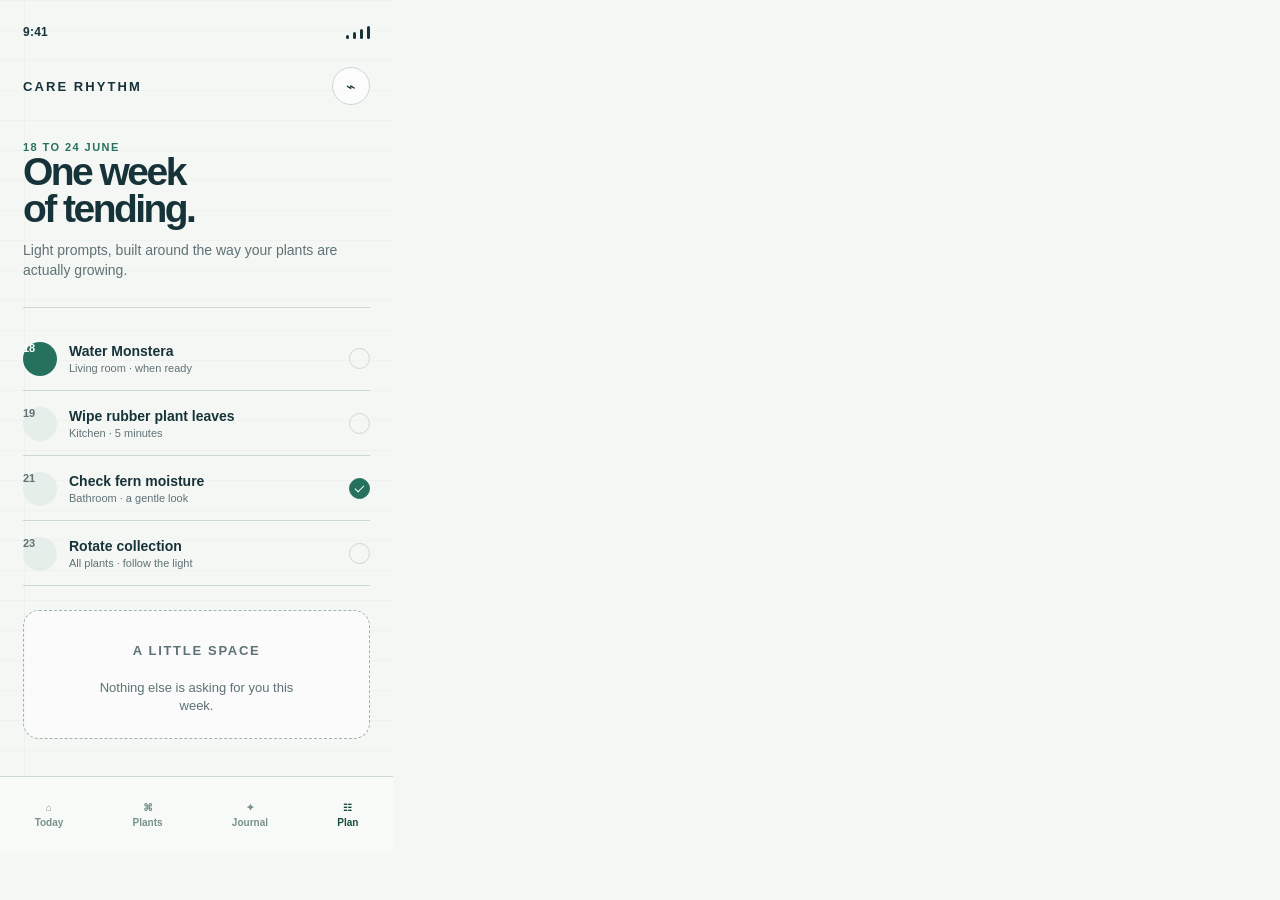
<file: samples/html-sample/frames/care-plan.html>
<!doctype html><html lang="en"><head><meta charset="utf-8"><meta name="viewport" content="width=device-width,initial-scale=1"><title>Signal Garden, Care plan</title><link rel="stylesheet" href="../assets/signal.css"></head><body><main class="screen"><header class="status"><span>9:41</span><span class="signal"><i></i><i></i><i></i><i></i></span></header><div class="topline"><span class="wordmark">Care rhythm</span><button class="icon-button" aria-label="Care plan settings">⌁</button></div><section style="margin-top:36px"><p class="eyebrow">18 to 24 June</p><h1>One week<br>of tending.</h1><p class="lede" style="margin-top:13px">Light prompts, built around the way your plants are actually growing.</p></section><div class="rule" style="margin-top:26px"></div><section aria-label="This week's care schedule"><article class="plan-day today"><span class="day-disc">18</span><div><strong>Water Monstera</strong><span>Living room · when ready</span></div><span class="check"></span></article><article class="plan-day"><span class="day-disc">19</span><div><strong>Wipe rubber plant leaves</strong><span>Kitchen · 5 minutes</span></div><span class="check"></span></article><article class="plan-day"><span class="day-disc">21</span><div><strong>Check fern moisture</strong><span>Bathroom · a gentle look</span></div><span class="check checked" aria-label="Completed"></span></article><article class="plan-day"><span class="day-disc">23</span><div><strong>Rotate collection</strong><span>All plants · follow the light</span></div><span class="check"></span></article></section><section class="empty" style="margin-top:24px;padding:22px 16px"><p class="eyebrow">A little space</p><p style="margin:7px auto 0">Nothing else is asking for you this week.</p></section><nav class="bottom-nav" aria-label="Primary"><a class="nav-item" href="today.html">⌂<span>Today</span></a><a class="nav-item" href="collection.html">⌘<span>Plants</span></a><a class="nav-item" href="journal.html">✦<span>Journal</span></a><a class="nav-item active" href="care-plan.html">☷<span>Plan</span></a></nav></main></body></html>
</file>
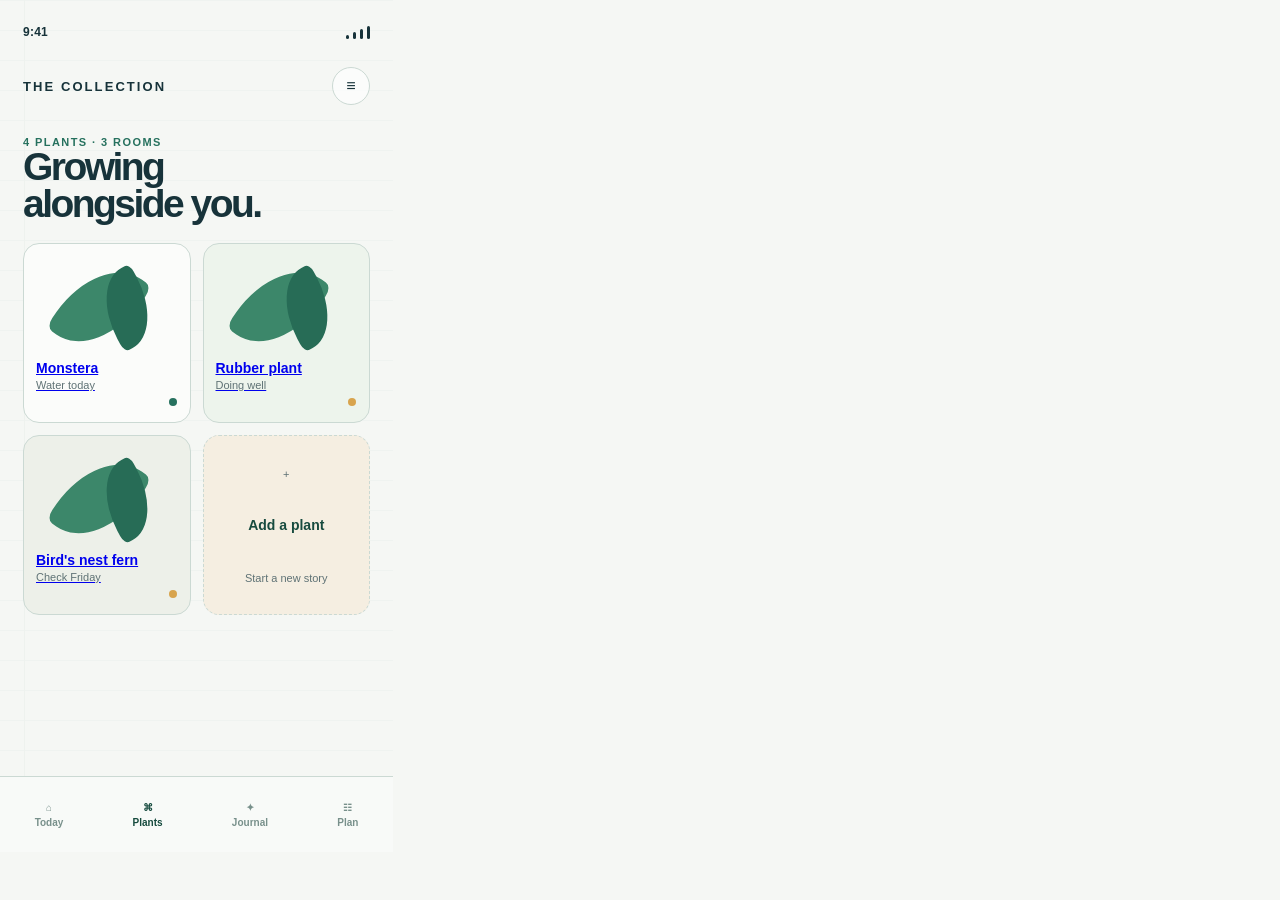
<file: samples/html-sample/frames/collection.html>
<!doctype html><html lang="en"><head><meta charset="utf-8"><meta name="viewport" content="width=device-width,initial-scale=1"><title>Signal Garden, Collection</title><link rel="stylesheet" href="../assets/signal.css"></head><body><main class="screen"><header class="status"><span>9:41</span><span class="signal"><i></i><i></i><i></i><i></i></span></header><div class="topline"><span class="wordmark">The collection</span><button class="icon-button" aria-label="Filter collection">≡</button></div><section style="margin-top:31px"><p class="eyebrow">4 plants · 3 rooms</p><h1>Growing<br>alongside you.</h1></section><section class="collection-grid" aria-label="Plants in your collection"><a class="plant-tile" href="plant-detail.html"><div class="mini-plant"></div><b>Monstera</b><span>Water today</span><i class="care-dot"></i></a><a class="plant-tile" href="plant-detail.html"><div class="mini-plant"></div><b>Rubber plant</b><span>Doing well</span><i class="care-dot rest"></i></a><a class="plant-tile" href="plant-detail.html"><div class="mini-plant"></div><b>Bird's nest fern</b><span>Check Friday</span><i class="care-dot rest"></i></a><button class="plant-tile add-tile" aria-label="Add a plant"><span class="plus">+</span><b>Add a plant</b><span>Start a new story</span></button></section><nav class="bottom-nav" aria-label="Primary"><a class="nav-item" href="today.html">⌂<span>Today</span></a><a class="nav-item active" href="collection.html">⌘<span>Plants</span></a><a class="nav-item" href="journal.html">✦<span>Journal</span></a><a class="nav-item" href="care-plan.html">☷<span>Plan</span></a></nav></main></body></html>
</file>
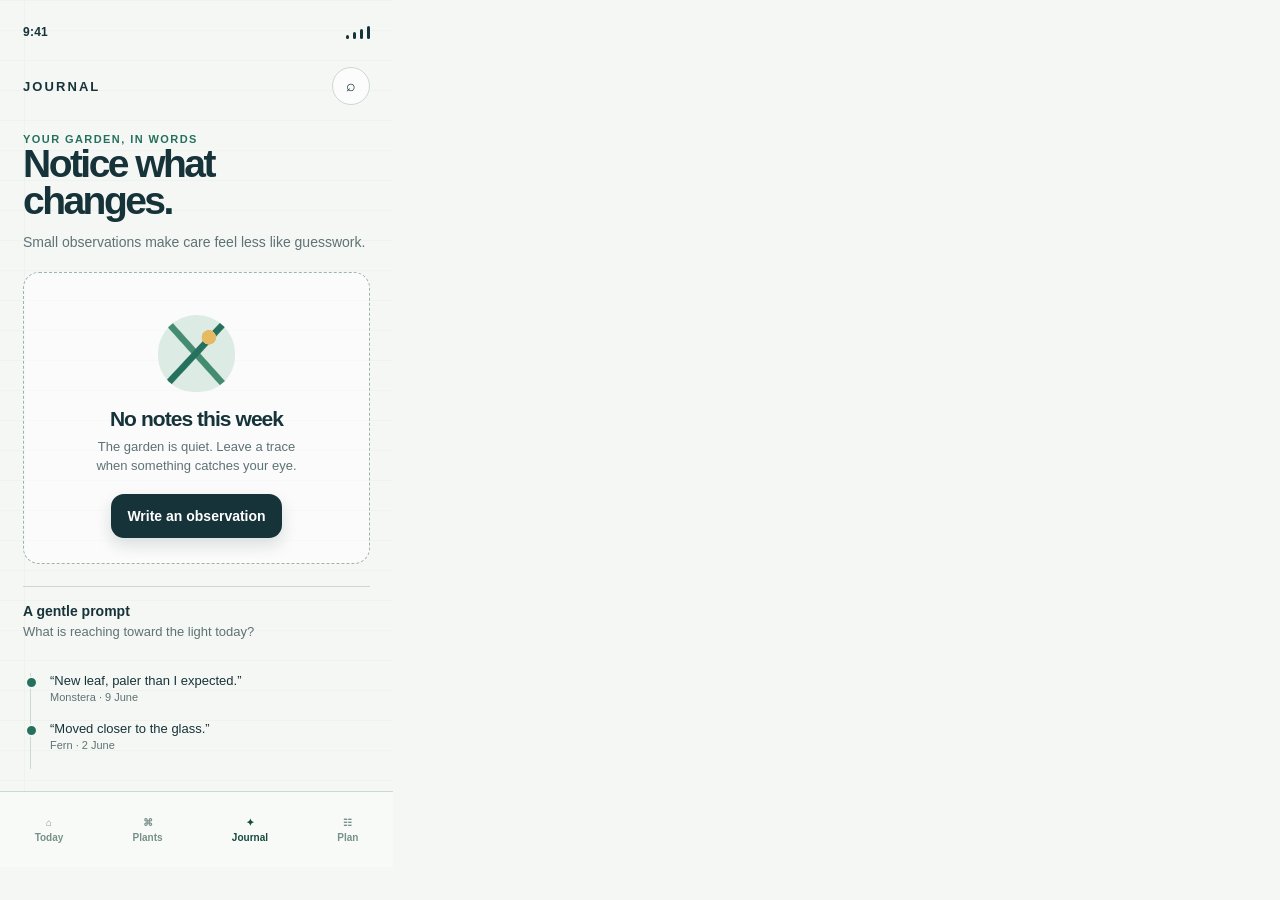
<file: samples/html-sample/frames/journal.html>
<!doctype html><html lang="en"><head><meta charset="utf-8"><meta name="viewport" content="width=device-width,initial-scale=1"><title>Signal Garden, Journal</title><link rel="stylesheet" href="../assets/signal.css"></head><body><main class="screen"><header class="status"><span>9:41</span><span class="signal"><i></i><i></i><i></i><i></i></span></header><div class="topline"><span class="wordmark">Journal</span><button class="icon-button" aria-label="Search journal">⌕</button></div><section class="journal-hero"><p class="eyebrow">Your garden, in words</p><h1>Notice what<br>changes.</h1><p class="lede" style="margin-top:13px">Small observations make care feel less like guesswork.</p></section><section class="empty" aria-labelledby="empty-title"><div class="empty-illustration" aria-hidden="true"></div><h2 id="empty-title">No notes this week</h2><p>The garden is quiet. Leave a trace when something catches your eye.</p><button class="action">Write an observation</button></section><section class="prompt"><b>A gentle prompt</b>What is reaching toward the light today?</section><section class="timeline" style="margin-top:18px"><div class="timeline-row">“New leaf, paler than I expected.”<span>Monstera · 9 June</span></div><div class="timeline-row">“Moved closer to the glass.”<span>Fern · 2 June</span></div></section><nav class="bottom-nav" aria-label="Primary"><a class="nav-item" href="today.html">⌂<span>Today</span></a><a class="nav-item" href="collection.html">⌘<span>Plants</span></a><a class="nav-item active" href="journal.html">✦<span>Journal</span></a><a class="nav-item" href="care-plan.html">☷<span>Plan</span></a></nav></main></body></html>
</file>
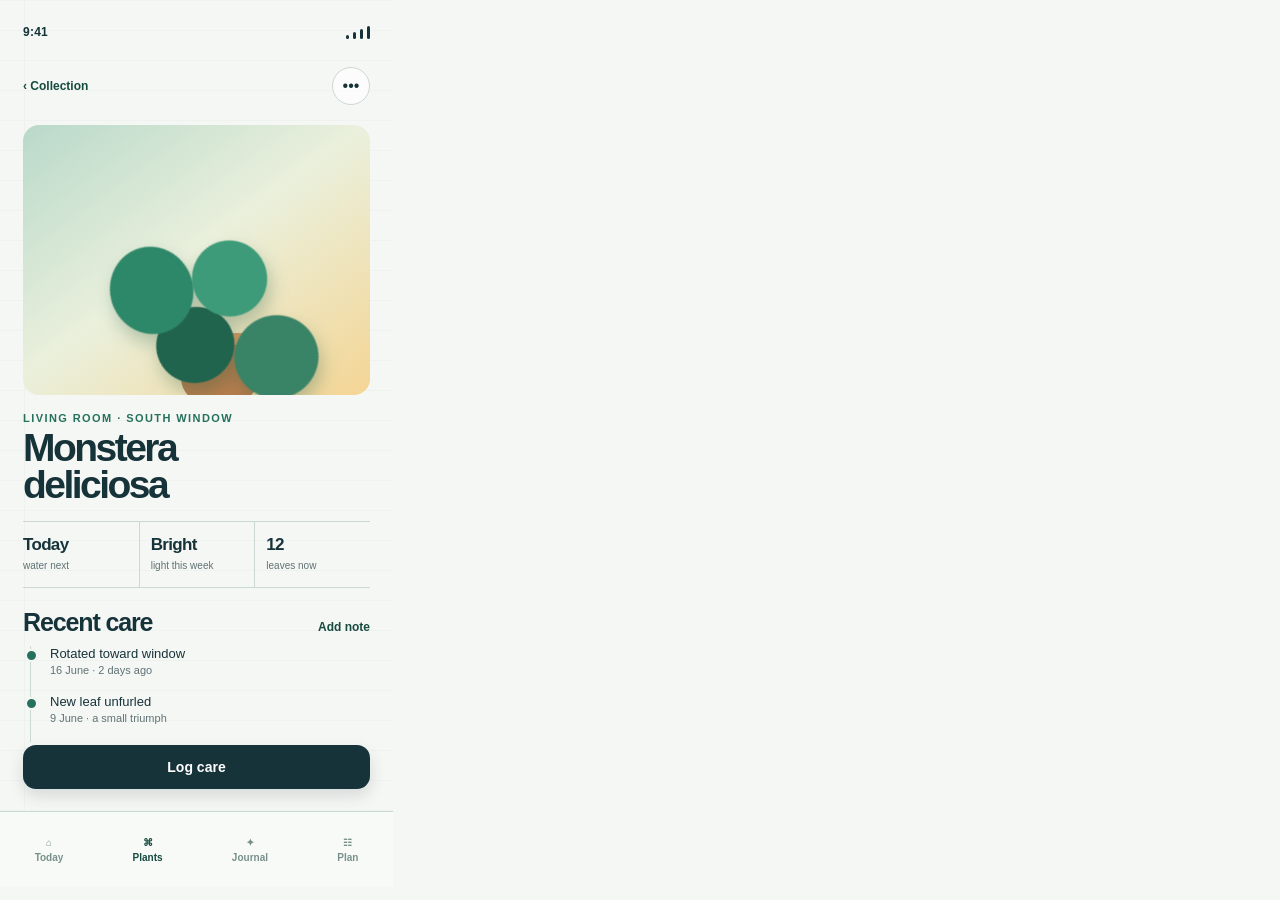
<file: samples/html-sample/frames/plant-detail.html>
<!doctype html><html lang="en"><head><meta charset="utf-8"><meta name="viewport" content="width=device-width,initial-scale=1"><title>Signal Garden, Monstera</title><link rel="stylesheet" href="../assets/signal.css"></head><body><main class="screen"><header class="status"><span>9:41</span><span class="signal"><i></i><i></i><i></i><i></i></span></header><div class="topline"><a class="link" href="collection.html">‹ Collection</a><button class="icon-button" aria-label="More actions">•••</button></div><section class="plant-portrait" style="height:270px;margin-top:20px" aria-label="Illustration of Monstera Deliciosa"></section><p class="eyebrow">Living room · south window</p><h1 style="margin-top:5px">Monstera<br>deliciosa</h1><div class="facts"><div class="fact"><b>Today</b><span>water next</span></div><div class="fact"><b>Bright</b><span>light this week</span></div><div class="fact"><b>12</b><span>leaves now</span></div></div><div class="section-head"><h2>Recent care</h2><a class="link" href="journal.html">Add note</a></div><div class="timeline"><div class="timeline-row">Rotated toward window<span>16 June · 2 days ago</span></div><div class="timeline-row">New leaf unfurled<span>9 June · a small triumph</span></div></div><button class="action" style="width:100%;margin-top:3px">Log care</button><nav class="bottom-nav" aria-label="Primary"><a class="nav-item" href="today.html">⌂<span>Today</span></a><a class="nav-item active" href="collection.html">⌘<span>Plants</span></a><a class="nav-item" href="journal.html">✦<span>Journal</span></a><a class="nav-item" href="care-plan.html">☷<span>Plan</span></a></nav></main></body></html>
</file>
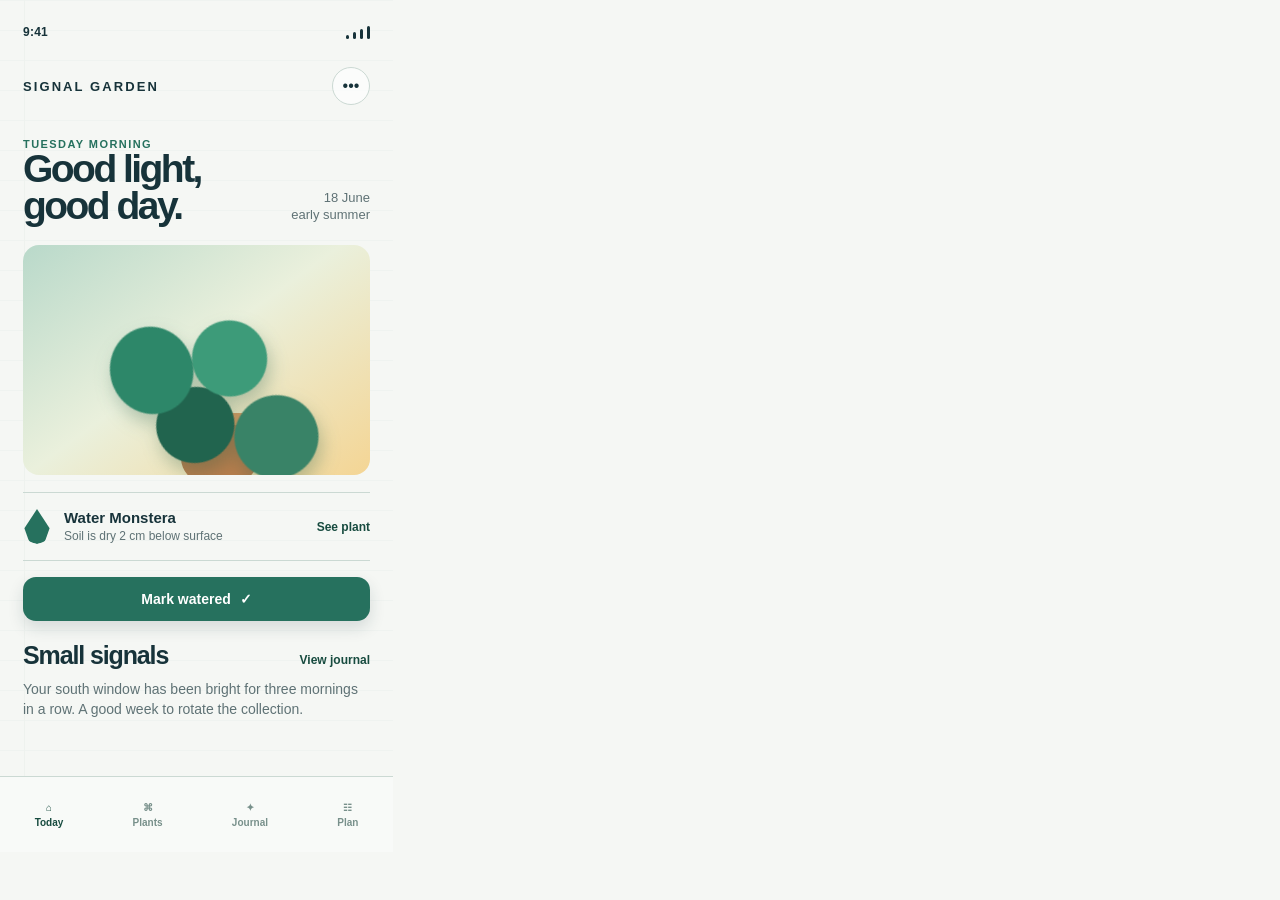
<file: samples/html-sample/frames/today.html>
<!doctype html><html lang="en"><head><meta charset="utf-8"><meta name="viewport" content="width=device-width,initial-scale=1"><title>Signal Garden, Today</title><link rel="stylesheet" href="../assets/signal.css"></head><body><main class="screen"><header class="status"><span>9:41</span><span class="signal"><i></i><i></i><i></i><i></i></span></header><div class="topline"><span class="wordmark">Signal Garden</span><button class="icon-button" aria-label="Open garden settings">•••</button></div><div class="hero-copy" style="margin-top:33px"><div><p class="eyebrow">Tuesday morning</p><h1>Good light,<br>good day.</h1></div><p class="date">18 June<br>early summer</p></div><section class="plant-portrait" aria-label="Illustration of a flourishing monstera"></section><section class="next-action"><span class="drop" aria-hidden="true"></span><div><strong>Water Monstera</strong><span>Soil is dry 2 cm below surface</span></div><a class="link" href="plant-detail.html" style="margin-left:auto">See plant</a></section><div style="margin-top:16px"><button class="action done" style="width:100%">Mark watered <span aria-hidden="true">✓</span></button></div><div class="section-head"><h2>Small signals</h2><a class="link" href="journal.html">View journal</a></div><p class="lede">Your south window has been bright for three mornings in a row. A good week to rotate the collection.</p><nav class="bottom-nav" aria-label="Primary"><a class="nav-item active" href="today.html">⌂<span>Today</span></a><a class="nav-item" href="collection.html">⌘<span>Plants</span></a><a class="nav-item" href="journal.html">✦<span>Journal</span></a><a class="nav-item" href="care-plan.html">☷<span>Plan</span></a></nav></main></body></html>
</file>
<file: samples/html-sample/assets/signal.css>
:root { --ink:#17333a; --paper:#f5f7f4; --mist:#e6eeea; --moss:#26715e; --moss-deep:#174b3f; --sun:#e5ba62; --line:#cbd9d3; --muted:#5f7275; --radius:16px; }
* { box-sizing:border-box; } html,body { margin:0; min-width:100%; min-height:100%; } body { color:var(--ink); background:var(--paper); font-family:ui-rounded, "Avenir Next", Avenir, "Segoe UI", sans-serif; -webkit-font-smoothing:antialiased; }
button { font:inherit; color:inherit; } button:focus-visible,a:focus-visible { outline:3px solid var(--sun); outline-offset:3px; } .screen { width:393px; min-height:852px; overflow:hidden; position:relative; background:var(--paper); padding:25px 23px 98px; } .screen:before { content:""; position:absolute; inset:0; opacity:.32; pointer-events:none; background-image:linear-gradient(90deg,transparent 0 24px,#e0e8e4 24px 25px,transparent 25px),linear-gradient(#e5ece8 1px,transparent 1px); background-size:100% 100%,100% 30px; }
.screen > * { position:relative; } .status { display:flex; justify-content:space-between; align-items:center; font-size:12px; font-weight:750; letter-spacing:.02em; } .signal { display:flex; gap:4px; align-items:end; } .signal i { display:block; width:3px; border-radius:9px; background:var(--ink); } .signal i:nth-child(1){height:4px}.signal i:nth-child(2){height:7px}.signal i:nth-child(3){height:10px}.signal i:nth-child(4){height:13px}
.topline { display:flex; align-items:center; justify-content:space-between; margin-top:28px; } .wordmark { font-size:13px; font-weight:800; letter-spacing:.16em; text-transform:uppercase; } .icon-button { border:1px solid var(--line); background:#ffffffa8; width:38px; height:38px; border-radius:50%; display:grid; place-items:center; cursor:pointer; transition:transform .16s ease,background .16s ease; } .icon-button:active,.action:active { transform:scale(.96); }.icon-button:hover { background:#fff; }
.eyebrow { color:var(--moss); font-size:11px; font-weight:800; letter-spacing:.13em; text-transform:uppercase; } h1,h2,p { margin:0; } h1 { font-size:39px; letter-spacing:-.065em; line-height:.95; font-weight:790; } h2 { font-size:25px; letter-spacing:-.045em; line-height:1; } .lede { color:var(--muted); font-size:14px; line-height:1.45; } .rule { height:1px; background:var(--line); margin:18px 0; }
.plant-portrait { height:230px; margin:21px 0 17px; border-radius:var(--radius); overflow:hidden; position:relative; background:linear-gradient(144deg,#b9d9ca,#eaf0dc 48%,#f4d594); } .plant-portrait:after { content:""; width:235px; height:235px; position:absolute; background:radial-gradient(ellipse at 32% 28%,#2d8769 0 18%,transparent 18.7%),radial-gradient(ellipse at 65% 34%,#3d9b79 0 17%,transparent 17.7%),radial-gradient(ellipse at 42% 56%,#21644e 0 20%,transparent 20.7%),radial-gradient(ellipse at 73% 72%,#398367 0 17%,transparent 17.7%); transform:rotate(-19deg); bottom:-48px; left:68px; filter:drop-shadow(0 10px 9px #1e58464a); } .plant-portrait:before { content:""; position:absolute; width:77px; height:70px; border-radius:10px 10px 25px 25px; background:#b77d4c; bottom:-8px; left:158px; box-shadow:inset 0 12px #d49a62; }
.hero-copy { display:flex; justify-content:space-between; align-items:end; } .date { font-size:13px; color:var(--muted); text-align:right; line-height:1.3; } .next-action { border-top:1px solid var(--line); border-bottom:1px solid var(--line); padding:16px 0; display:flex; gap:13px; align-items:center; } .drop { width:28px; height:35px; flex:0 0 auto; border-radius:50% 50% 52% 52%; background:var(--moss); clip-path:polygon(50% 0,95% 55%,78% 93%,50% 100%,22% 93%,5% 55%); }.next-action strong { display:block; font-size:15px; }.next-action span { font-size:12px; color:var(--muted); }
.action { background:var(--ink); color:white; border:0; border-radius:13px; padding:14px 16px; cursor:pointer; font-size:14px; font-weight:750; display:flex; align-items:center; justify-content:center; gap:9px; box-shadow:0 7px 16px #17333a24; transition:transform .16s ease; }.action.secondary { color:var(--ink); background:transparent; border:1px solid var(--line); box-shadow:none; }.action.done { background:var(--moss); }.bottom-nav { position:absolute; height:76px; bottom:0; left:0; right:0; background:#f8faf8eF; border-top:1px solid var(--line); display:flex; align-items:center; justify-content:space-around; backdrop-filter:blur(12px); }.nav-item { color:#78908b; font-size:10px; font-weight:700; text-align:center; text-decoration:none; display:grid; gap:4px; }.nav-item svg{width:19px;height:19px;margin:auto}.nav-item.active{color:var(--moss-deep)}
.facts { display:grid; grid-template-columns:repeat(3,1fr); border-top:1px solid var(--line); border-bottom:1px solid var(--line); margin-top:18px; }.fact { padding:13px 8px 14px 0; }.fact + .fact { padding-left:11px; border-left:1px solid var(--line); }.fact b { display:block; font-size:17px; letter-spacing:-.04em; }.fact span { color:var(--muted); font-size:10px; }.section-head { display:flex; justify-content:space-between; align-items:baseline; margin:22px 0 11px; }.link { color:var(--moss-deep); font-size:12px; font-weight:750; text-decoration:none; }
.timeline { border-left:1px solid var(--line); margin-left:7px; }.timeline-row { position:relative; padding:0 0 18px 19px; font-size:13px; }.timeline-row:before { content:""; width:9px; height:9px; border:2px solid var(--paper); border-radius:50%; background:var(--moss); position:absolute; left:-6px; top:3px; }.timeline-row span { display:block; color:var(--muted); font-size:11px; margin-top:3px; }
.plan-day { display:grid; grid-template-columns:36px 1fr auto; align-items:center; gap:10px; padding:14px 0; border-bottom:1px solid var(--line); }.day-disc { width:34px;height:34px;display:grid;place-items:center;border-radius:50%;background:var(--mist);color:var(--moss-deep);font-size:12px;font-weight:800; }.plan-day.today .day-disc { background:var(--moss); color:#fff; }.plan-day strong { font-size:14px; }.plan-day span { color:var(--muted);font-size:11px;display:block;margin-top:2px; }.check { width:21px;height:21px;border:1.5px solid var(--line);border-radius:50%; }.check.checked { background:var(--moss); border-color:var(--moss); position:relative; }.check.checked:after { content:""; position:absolute;width:8px;height:4px;border-left:1.5px solid white;border-bottom:1.5px solid white;transform:rotate(-45deg);top:6px;left:5px; }
.journal-hero { padding:28px 0 20px; }.empty { text-align:center; padding:42px 16px 25px; border:1px dashed #9eb5ac; border-radius:var(--radius); background:#ffffff82; }.empty-illustration { width:77px;height:77px;border-radius:50% 50% 47% 47%;margin:0 auto 16px;background:radial-gradient(circle at 66% 29%,var(--sun) 0 7px,transparent 7.5px),linear-gradient(133deg,transparent 46%,var(--moss) 47% 52%,transparent 53%),linear-gradient(48deg,transparent 46%,#438c70 47% 52%,transparent 53%),#dcebe4; }.empty h2{font-size:21px}.empty p{font-size:13px;color:var(--muted);line-height:1.45;margin:9px auto 18px;max-width:230px}.empty .action { display:inline-flex; }.prompt { margin-top:22px; padding:16px 0; border-top:1px solid var(--line); font-size:13px; color:var(--muted); }.prompt b { color:var(--ink);display:block;font-size:14px;margin-bottom:5px; }
.collection-grid { display:grid; grid-template-columns:1fr 1fr; gap:12px; margin-top:21px; }.plant-tile { min-height:180px; border:1px solid var(--line); border-radius:var(--radius); background:#fbfcfa; padding:12px; position:relative; overflow:hidden; }.plant-tile:nth-child(2){background:#edf4ec}.plant-tile:nth-child(3){background:#edf0e9}.plant-tile:nth-child(4){background:#f5eee1}.mini-plant { height:102px; position:relative; margin:-4px -4px 5px; }.mini-plant:before,.mini-plant:after { content:""; position:absolute; background:#3c876a; border-radius:80% 12% 80% 12%; }.mini-plant:before { width:64px;height:94px; transform:rotate(35deg);left:35px;top:8px; }.mini-plant:after { width:46px;height:76px; transform:rotate(-28deg);left:72px;top:18px; background:#276c56; }.plant-tile b{font-size:14px}.plant-tile span{display:block;font-size:11px;color:var(--muted);margin-top:2px}.care-dot{position:absolute;width:8px;height:8px;border-radius:50%;background:var(--moss);right:13px;bottom:16px}.care-dot.rest{background:#d8a44d}.add-tile{display:grid;place-items:center;text-align:center;color:var(--moss-deep);border-style:dashed;background:transparent}.plus{font-size:28px;font-weight:300;line-height:1}.add-tile span{margin-top:2px}
@media (prefers-color-scheme: dark) { body { background:#132529; } .screen { --paper:#163138; --mist:#24444a; --ink:#e5eeea; --line:#486268; --muted:#aec0bb; --moss:#78c5a3; --moss-deep:#a4dfbf; background:var(--paper); } .screen:before{opacity:.18}.icon-button,.plant-tile,.empty{background:#1b3b42cc}.bottom-nav{background:#173239eF}.action{background:#e5eeea;color:#163138}.action.done{background:#78c5a3}.plant-tile:nth-child(n){background:#1d3d43}.empty-illustration{background-color:#28534d}.plan-day.today .day-disc{background:#78c5a3;color:#163138}.care-dot{background:#78c5a3} }
@media (prefers-reduced-motion: no-preference) { .plant-portrait:after { animation:breathe 5s ease-in-out infinite; } .care-dot { animation:pulse 2s ease-in-out infinite; } } @keyframes breathe { 50% { transform:rotate(-16deg) translateY(-4px); } } @keyframes pulse { 50% { transform:scale(1.45); opacity:.65; } }
</file>
